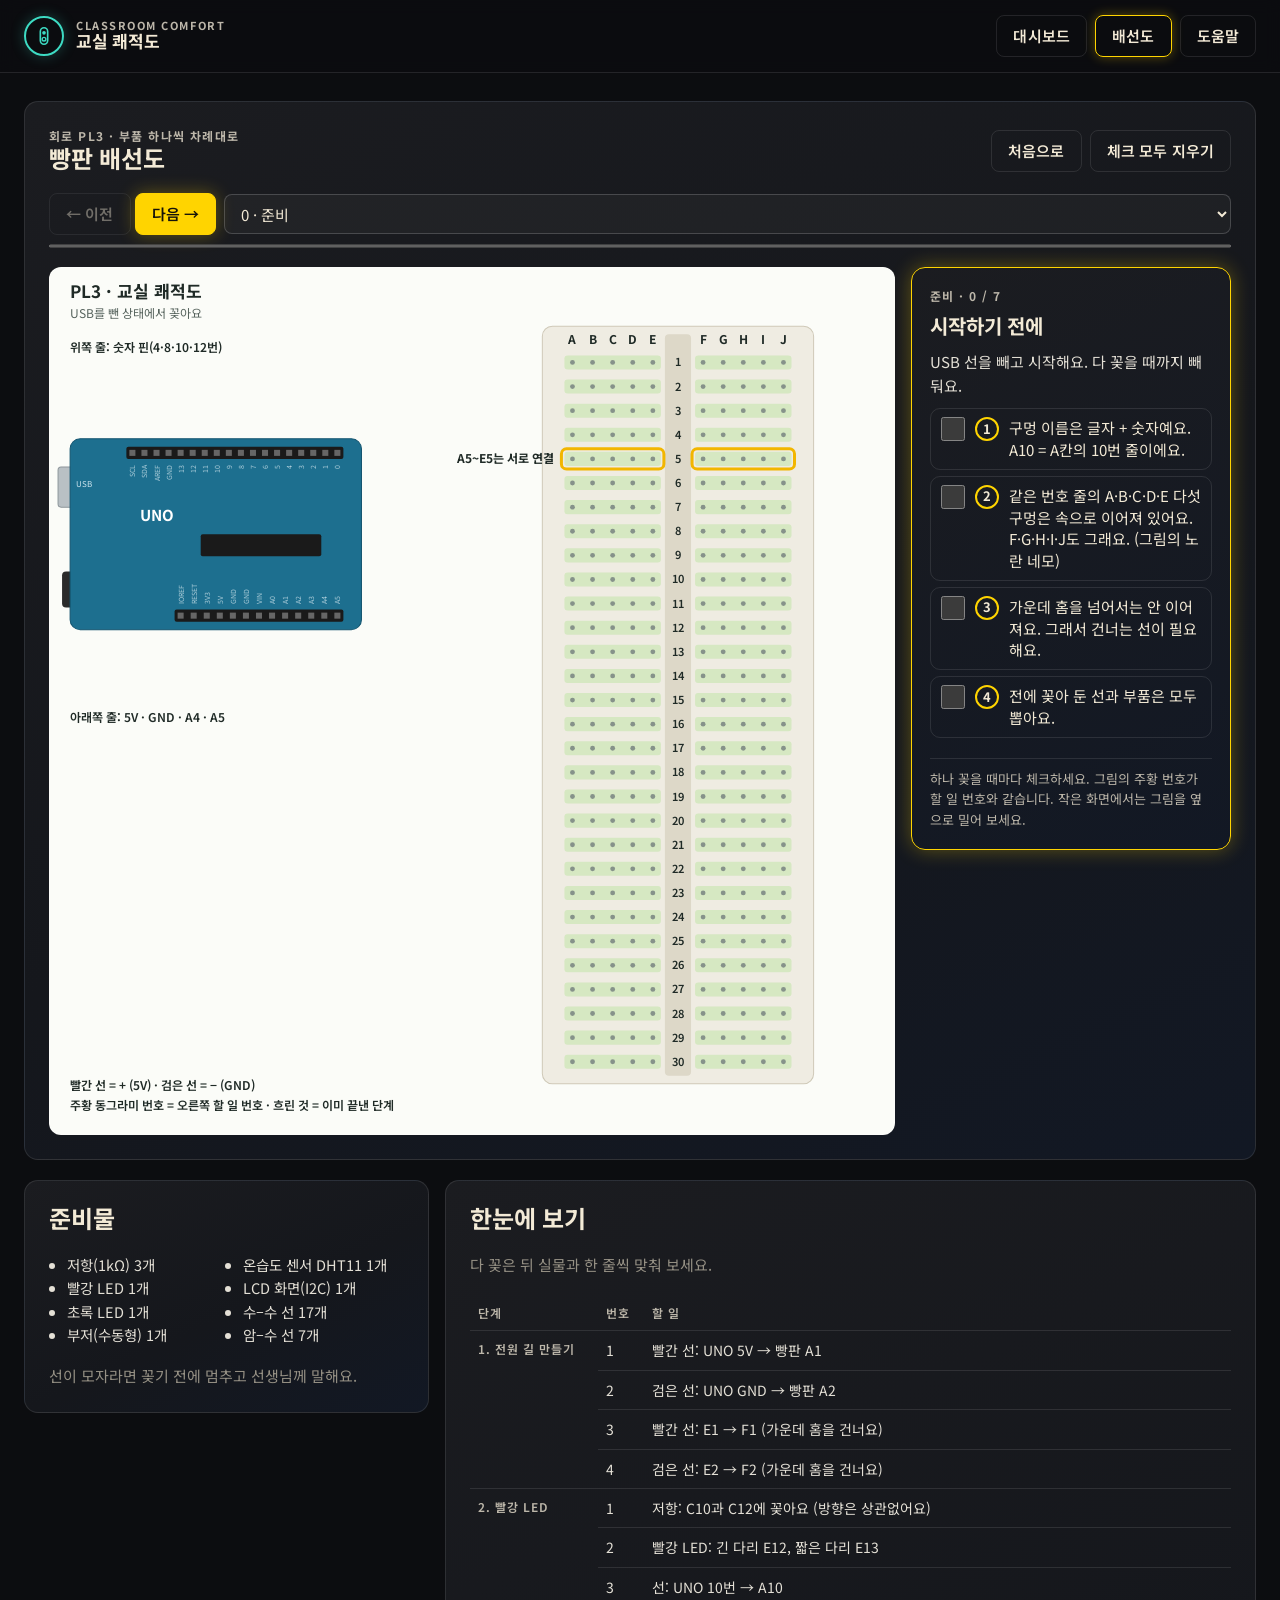
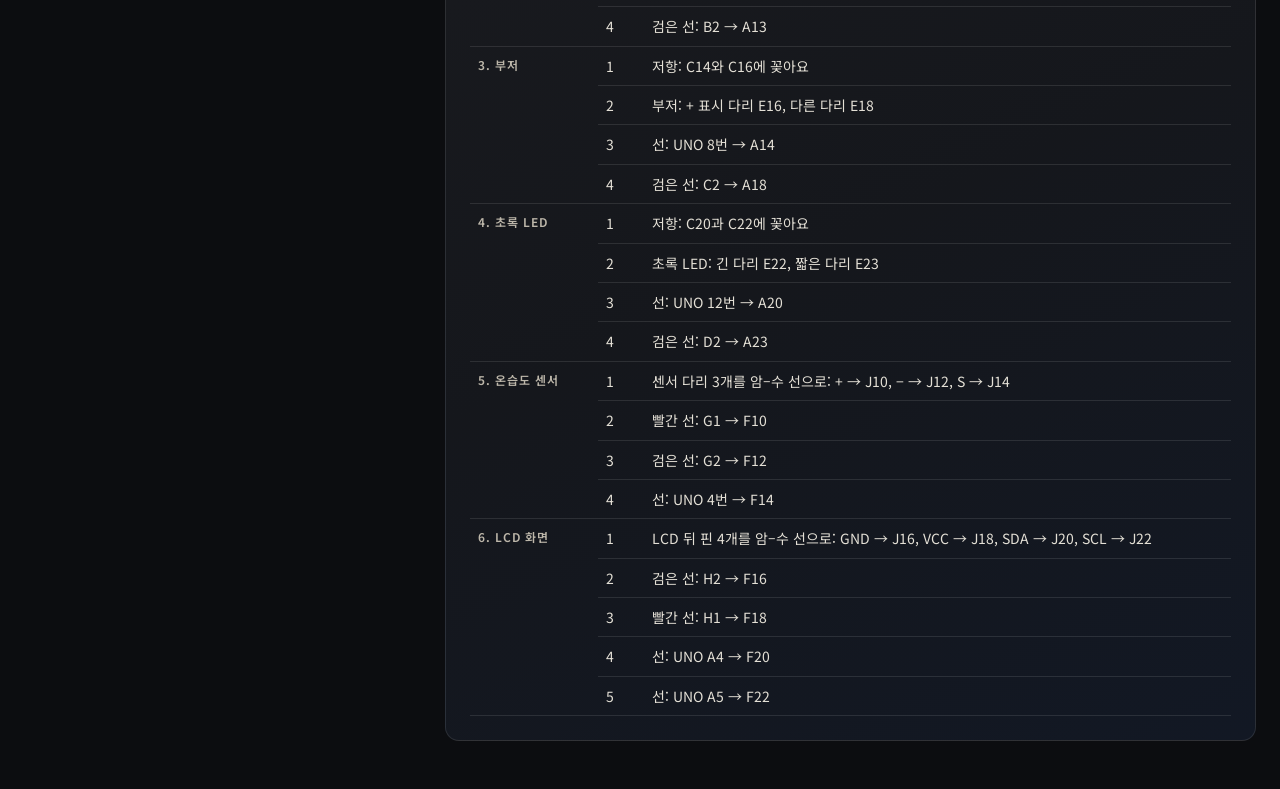
<file: dashboard/wiring.html>
<!doctype html>
<html lang="ko">
<head>
<meta charset="utf-8">
<meta name="viewport" content="width=device-width, initial-scale=1">
<title>배선도 · 교실 쾌적도</title>
<link rel="preconnect" href="https://fonts.googleapis.com">
<link rel="stylesheet" href="https://fonts.googleapis.com/css2?family=Space+Grotesk:wght@500;700&family=Noto+Sans+KR:wght@400;500;700&display=swap">
<link rel="stylesheet" href="styles.css">
<script>
  try { const t = localStorage.getItem('pl2-theme') || 'dark'; if (t === 'light' || t === 'dark') document.documentElement.dataset.theme = t; } catch (e) { document.documentElement.dataset.theme = 'dark'; }
</script>
</head>
<body>
<a class="skip" href="#main">본문으로 건너뛰기</a>

<header class="bar">
  <div class="bar-inner">
    <a class="brand" href="./" aria-label="교실 쾌적도 대시보드로">
      <span class="brand-mark" aria-hidden="true"><svg viewBox="0 0 24 24"><rect x="8" y="3" width="8" height="18" rx="4" fill="none" stroke="currentColor" stroke-width="1.8"/><circle cx="12" cy="8.5" r="2" fill="currentColor"/><circle cx="12" cy="15.5" r="2" fill="none" stroke="currentColor" stroke-width="1.5"/></svg></span>
      <span class="brand-text"><span class="brand-kicker">CLASSROOM COMFORT</span><span class="app-name">교실 쾌적도</span></span>
    </a>
    <nav class="bar-actions" aria-label="페이지">
      <a class="btn ghost" href="./">대시보드</a>
      <a class="btn ghost" href="wiring.html" aria-current="page">배선도</a>
      <a class="btn ghost" href="./#help">도움말</a>
    </nav>
  </div>
</header>

<main id="main" class="wiring-layout">
  <section class="panel" aria-labelledby="h-wiring">
    <div class="panel-head">
      <div>
        <p class="eyebrow">회로 PL3 · 부품 하나씩 차례대로</p>
        <h2 id="h-wiring">빵판 배선도</h2>
      </div>
      <div class="row">
        <button type="button" id="first-btn" class="btn ghost">처음으로</button>
        <button type="button" id="reset-btn" class="btn ghost">체크 모두 지우기</button>
      </div>
    </div>

    <div class="step-bar">
      <div class="step-nav">
        <button type="button" id="prev-btn" class="btn">← 이전</button>
        <button type="button" id="next-btn" class="btn primary">다음 →</button>
      </div>
      <label class="step-pick"><span class="sr-only">단계 이동</span>
        <select id="step-select"></select>
      </label>
      <progress id="progress" value="0" max="7" aria-label="진행"></progress>
    </div>

    <div class="wiring-body">
      <div id="wiring-sheet" class="sheet" tabindex="0" aria-label="배선도 그림. 초점이 있을 때 왼쪽·오른쪽 화살표로 단계를 옮깁니다."></div>
      <div class="step-card">
        <p id="step-kicker" class="eyebrow"></p>
        <h3 id="step-title" class="step-title"></h3>
        <p id="step-goal" class="step-goal"></p>
        <ol id="step-body" class="check-list" aria-label="할 일"></ol>
        <div id="step-tips"></div>
        <p id="step-live" class="sr-only" role="status" aria-live="polite"></p>
        <p class="note-sm">하나 꽂을 때마다 체크하세요. 그림의 주황 번호가 할 일 번호와 같습니다. 작은 화면에서는 그림을 옆으로 밀어 보세요.</p>
      </div>
    </div>
  </section>

  <div class="wiring-tables">
    <section class="panel" aria-labelledby="h-parts">
      <h2 id="h-parts">준비물</h2>
      <ul id="part-list" class="part-list"></ul>
      <p class="muted">선이 모자라면 꽂기 전에 멈추고 선생님께 말해요.</p>
    </section>

    <section class="panel" aria-labelledby="h-all">
      <h2 id="h-all">한눈에 보기</h2>
      <p class="muted">다 꽂은 뒤 실물과 한 줄씩 맞춰 보세요.</p>
      <div class="tbl-wrap">
        <table id="all-table">
          <thead><tr><th scope="col">단계</th><th scope="col">번호</th><th scope="col">할 일</th></tr></thead>
          <tbody></tbody>
        </table>
      </div>
    </section>
  </div>
</main>

<script src="wiring.js"></script>
</body>
</html>
</file>
<file: dashboard/styles.css>
/* Look: OpenDesign 소셜 대시보드 풍 — 거의 검정 바탕, 유리 같은 패널, 노랑 강조와 빛 번짐, 청록 브랜드 마크.
   Layout: 상단 바 · 헤드라인 띠 · 모드 카드 2개 · KPI 4개 · 분석 3열 · 제어/기록 2열. 960px 아래는 한 열. */
:root {
  --page: #0c0d10; --band: #111318; --ink: #f3ead6; --body-ink: #e4e0d6; --ink-2: #bdb7aa; --muted: #959084;
  --panel-a: #1b1c20; --panel-b: #15171c; --panel-c: #121824;
  --line: rgba(255,255,255,.10); --line-strong: rgba(255,255,255,.18); --grid: rgba(255,255,255,.06); --axis: rgba(255,255,255,.16);
  --field: rgba(255,255,255,.035);
  --accent: #ffd400; --accent-ink: #15130a; --glow: rgba(255,212,0,.32); --accent-soft: rgba(255,212,0,.10);
  --teal: #3ddbc3; --teal-line: rgba(61,219,195,.55);
  --danger: #ff6b5e; --danger-ink: #1a0b09; --err: #ff8a80;
  --good: #3fd17a; --critical: #ff6b5e;
  --series: #ffd400; --series-fill: rgba(255,212,0,.22);
  --lamp-red: #ff4b3e; --lamp-green: #2fd36b; --housing: #07080a;
  --banner: rgba(255,212,0,.10); --banner-ink: #ffe27a;
  --display: "Space Grotesk", "Noto Sans KR", "Malgun Gothic", system-ui, sans-serif;
  --font: "Noto Sans KR", system-ui, -apple-system, "Segoe UI", "Malgun Gothic", "Apple SD Gothic Neo", sans-serif;
  --mono: ui-monospace, Consolas, "D2Coding", monospace;
  --bar-h: 72px;
  color-scheme: dark;
}
@media (prefers-color-scheme: light) { :root:not([data-theme="dark"]) {
  --page: #f4f1e9; --band: #ece7db; --ink: #17150f; --body-ink: #2a2720; --ink-2: #4d483e; --muted: #67625a;
  --panel-a: #ffffff; --panel-b: #fcfaf5; --panel-c: #f6f8fb;
  --line: rgba(23,21,15,.12); --line-strong: rgba(23,21,15,.22); --grid: rgba(23,21,15,.07); --axis: rgba(23,21,15,.22);
  --field: #ffffff; --glow: rgba(214,170,0,.30); --accent-soft: rgba(255,212,0,.18);
  --teal: #0f8a78; --teal-line: rgba(15,138,120,.6);
  --danger: #a82a20; --danger-ink: #ffffff; --err: #b3261e; --critical: #c0362c; --good: #1c8a43;
  --series: #a17a00; --series-fill: rgba(214,170,0,.18);
  --banner: #fff3c2; --banner-ink: #5c4300; color-scheme: light; } }
:root[data-theme="light"] {
  --page: #f4f1e9; --band: #ece7db; --ink: #17150f; --body-ink: #2a2720; --ink-2: #4d483e; --muted: #67625a;
  --panel-a: #ffffff; --panel-b: #fcfaf5; --panel-c: #f6f8fb;
  --line: rgba(23,21,15,.12); --line-strong: rgba(23,21,15,.22); --grid: rgba(23,21,15,.07); --axis: rgba(23,21,15,.22);
  --field: #ffffff; --glow: rgba(214,170,0,.30); --accent-soft: rgba(255,212,0,.18);
  --teal: #0f8a78; --teal-line: rgba(15,138,120,.6);
  --danger: #a82a20; --danger-ink: #ffffff; --err: #b3261e; --critical: #c0362c; --good: #1c8a43;
  --series: #a17a00; --series-fill: rgba(214,170,0,.18);
  --banner: #fff3c2; --banner-ink: #5c4300; color-scheme: light; }

* { box-sizing: border-box; }
[hidden] { display: none !important; }
html { scroll-padding-top: calc(var(--bar-h) + 16px); } /* WCAG 2.4.11: 고정 헤더가 초점을 가리지 않게 */
body { margin: 0; background: var(--page); color: var(--body-ink); font: 15px/1.6 var(--font); }
h1, h2, h3 { margin: 0; line-height: 1.25; color: var(--ink); }
p { margin: 0; }
code { font-family: var(--mono); font-size: 13px; }
.muted { color: var(--muted); }
.sr-only { position: absolute !important; width: 1px; height: 1px; overflow: hidden; clip: rect(0 0 0 0); white-space: nowrap; }
.skip { position: absolute; left: 12px; top: -48px; background: var(--accent); color: var(--accent-ink); padding: 8px 14px; border-radius: 8px; z-index: 30; font-weight: 700; }
.skip:focus { top: 12px; }
:focus-visible { outline: 3px solid var(--accent); outline-offset: 2px; }
.wrap, .bar-inner, .hero, .help-inner { max-width: 1280px; margin-inline: auto; padding-inline: 24px; }

/* ---------- 상단 바 ---------- */
.bar { position: sticky; top: 0; z-index: 20; background: color-mix(in srgb, var(--page) 92%, transparent); backdrop-filter: blur(8px); border-bottom: 1px solid var(--line); }
.bar-inner { min-height: var(--bar-h); display: flex; flex-wrap: wrap; align-items: center; gap: 12px 24px; padding-block: 12px; }
.brand { display: flex; align-items: center; gap: 12px; color: inherit; text-decoration: none; }
.brand-mark { width: 40px; height: 40px; border-radius: 50%; border: 2px solid var(--teal); color: var(--teal); display: grid; place-items: center; box-shadow: 0 0 14px rgba(61,219,195,.25); }
.brand-mark svg { width: 22px; height: 22px; }
.brand-text { display: grid; line-height: 1.2; }
.brand-kicker { font-size: 11px; font-weight: 700; letter-spacing: .14em; color: var(--ink-2); }
.app-name { font-family: var(--display); font-size: 17px; font-weight: 700; color: var(--ink); }
.pills { border: 0; margin: 0; padding: 0; display: flex; gap: 8px; flex-wrap: wrap; }
.pills label { position: relative; }
.pills input { position: absolute; inset: 0; opacity: 0; margin: 0; cursor: pointer; }
.pills span { display: inline-flex; align-items: center; min-height: 36px; padding: 0 16px; border-radius: 999px; border: 1px solid var(--line-strong); font-weight: 600; font-size: 14px; color: var(--ink-2); }
.pills input:checked + span { border-color: var(--accent); color: var(--ink); box-shadow: 0 0 12px var(--glow); }
.pills input:focus-visible + span { outline: 3px solid var(--accent); outline-offset: 2px; }
.bar-actions { display: flex; flex-wrap: wrap; gap: 8px; align-items: center; margin-left: auto; }
.link-block { display: flex; align-items: center; gap: 10px; min-width: 0; }
.link-lines { display: grid; line-height: 1.3; min-width: 0; }
.link-title { font-family: var(--display); font-weight: 700; color: var(--ink); font-size: 14px; }
#link-text { font-size: 13px; color: var(--ink-2); }
.link-block .dot { width: 12px; height: 12px; border-radius: 50%; flex: none; background: var(--muted); }
.pill-ok .dot { background: var(--good); box-shadow: 0 0 10px var(--good); }
.pill-sim .dot { background: var(--accent); border-radius: 2px; transform: rotate(45deg); box-shadow: 0 0 10px var(--glow); }
.pill-bad .dot { background: var(--critical); border-radius: 2px; }
.pill-wait .dot { background: transparent; border: 2px solid var(--muted); }

.banner { max-width: 1232px; margin: 12px auto 0; padding: 10px 18px; background: var(--banner); color: var(--banner-ink); border: 1px solid var(--line); border-radius: 10px; font-weight: 500; width: calc(100% - 48px); }

/* ---------- 버튼과 입력 (WCAG 2.5.8: 최소 24px, 여기선 40px) ---------- */
.btn { font: inherit; font-weight: 600; min-height: 40px; padding: 8px 16px; border-radius: 8px; border: 1px solid var(--line-strong); background: transparent; color: var(--ink); cursor: pointer; display: inline-flex; align-items: center; justify-content: center; gap: 8px; text-decoration: none; letter-spacing: .01em; }
.btn:hover:not(:disabled) { border-color: var(--accent); }
.btn:disabled { opacity: .4; cursor: not-allowed; }
.btn.primary { background: var(--accent); color: var(--accent-ink); border-color: var(--accent); box-shadow: 0 0 18px var(--glow); }
.btn.outline { border-color: var(--teal-line); }
.btn.outline-danger { border-color: var(--danger); color: var(--danger); }
.btn.outline-danger:hover:not(:disabled) { background: var(--danger); color: var(--danger-ink); border-color: var(--danger); }
.btn.danger { background: var(--danger); color: var(--danger-ink); border-color: var(--danger); }
.btn.ghost { border-color: var(--line); }
.btn[aria-pressed="true"] { border-color: var(--accent); background: var(--accent-soft); }
.btn.icon { min-width: 40px; padding: 0; font-size: 18px; }
select, input[type="number"], input[type="text"] { font: inherit; color: var(--ink); background: var(--field); border: 1px solid var(--line-strong); border-radius: 8px; min-height: 40px; padding: 6px 12px; }
select option { background: var(--panel-b); color: var(--ink); }
input::placeholder { color: var(--muted); }
input[aria-invalid="true"] { border-color: var(--critical); border-width: 2px; }

/* ---------- 헤드라인 띠 ---------- */
main { display: grid; gap: 0; }
.hero { display: flex; flex-wrap: wrap; align-items: flex-start; justify-content: space-between; gap: 20px 32px; padding-block: 36px 32px; }
main > .hero { max-width: none; width: 100%; margin-inline: 0; background: var(--band); border-bottom: 1px solid var(--line); padding-inline: max(24px, calc((100vw - 1232px) / 2)); }
.hero-text { display: grid; gap: 12px; max-width: 880px; min-width: 0; }
.headline { font-family: var(--display); font-size: clamp(30px, 4.4vw, 50px); font-weight: 700; letter-spacing: -.015em; text-wrap: balance; text-shadow: 0 0 24px rgba(255,236,190,.08); }
.hero-sub { font-size: 15.5px; color: var(--body-ink); }
.hero-actions { display: flex; flex-wrap: wrap; gap: 10px; }

.wrap { display: grid; gap: 20px; padding-block: 28px 40px; }
.lock { background: var(--banner); color: var(--banner-ink); padding: 10px 16px; border-radius: 10px; font-weight: 500; border: 1px solid var(--line); }

/* ---------- 유리 패널 공통 ---------- */
.panel, .tile, .mode-card { background: linear-gradient(155deg, var(--panel-a) 0%, var(--panel-b) 55%, var(--panel-c) 100%); border: 1px solid var(--line); border-radius: 14px; min-width: 0; }
.panel { padding: 24px; display: grid; gap: 18px; align-content: start; }
.panel-title { font-family: var(--display); font-size: 20px; font-weight: 700; color: var(--ink); margin: 0; }
.title-sub { font-family: var(--font); font-weight: 500; font-size: 14px; color: var(--muted); }

/* ---------- 모드 카드 ---------- */
.mode-cards { border: 0; margin: 0; padding: 0; display: grid; grid-template-columns: repeat(2, minmax(0, 1fr)); gap: 16px; }
.mode-card { position: relative; display: flex; gap: 16px; align-items: center; padding: 22px 24px; cursor: pointer; }
.mode-card input { position: absolute; inset: 0; opacity: 0; margin: 0; cursor: pointer; }
.mode-icon { width: 36px; height: 36px; border-radius: 50%; border: 1px solid var(--line-strong); display: grid; place-items: center; font-family: var(--display); font-weight: 700; color: var(--ink-2); flex: none; }
.mode-text { display: grid; gap: 2px; }
.mode-text b { font-family: var(--display); font-size: 18px; color: var(--ink); }
.mode-text small { color: var(--ink-2); font-size: 14px; }
.mode-card:has(input:checked) { border-color: var(--accent); box-shadow: 0 0 22px var(--glow), inset 0 0 0 1px var(--accent); }
.mode-card:has(input:checked) .mode-icon { border-color: var(--accent); color: var(--accent); }
:root[data-theme="light"] .mode-card:has(input:checked) .mode-icon { color: var(--ink); background: var(--accent); }
.mode-card:has(input:focus-visible) { outline: 3px solid var(--accent); outline-offset: 3px; }
.mode-card:has(input:disabled) { opacity: .5; cursor: not-allowed; }

/* ---------- KPI 카드 ---------- */
.tiles { display: grid; grid-template-columns: repeat(4, minmax(0, 1fr)); gap: 16px; }
.tile { padding: 22px 24px; display: grid; gap: 10px; align-content: start; }
.tile-name { font-family: var(--font); font-size: 12px; font-weight: 700; letter-spacing: .12em; color: var(--ink-2); text-transform: uppercase; }
.tile-value { font-family: var(--display); font-size: 40px; font-weight: 700; line-height: 1.05; color: var(--ink); letter-spacing: -.02em; }
.tile-value .wait { font-size: 22px; color: var(--muted); letter-spacing: 0; }
.tile-note { font-size: 13px; color: var(--ink-2); }
.tile.stale .tile-value { color: var(--muted); }
.chip { display: inline-flex; align-items: center; gap: 7px; font-size: 14px; font-weight: 600; width: fit-content; color: var(--ink); }
.chip::before { content: ""; width: 10px; height: 10px; flex: none; }
.chip.ok::before { background: var(--good); border-radius: 50%; box-shadow: 0 0 8px var(--good); }
.chip.high::before { background: var(--critical); clip-path: polygon(50% 0, 100% 100%, 0 100%); width: 11px; }
.chip.low::before { background: var(--critical); clip-path: polygon(0 0, 100% 0, 50% 100%); width: 11px; }

/* ---------- 분석 3열 ---------- */
.row3 { display: grid; grid-template-columns: repeat(3, minmax(0, 1fr)); gap: 16px; }
.chart { margin: 0; }
.chart-box { position: relative; height: 230px; }
.chart-box svg { display: block; width: 100%; height: 100%; overflow: visible; }
.tip { position: absolute; pointer-events: none; background: var(--panel-a); color: var(--ink); border: 1px solid var(--line-strong); border-radius: 8px; padding: 4px 10px; font-size: 12.5px; white-space: nowrap; box-shadow: 0 4px 14px rgba(0,0,0,.35); transform: translate(-50%, -120%); }

.board { position: relative; }
.badge { justify-self: start; background: var(--accent); color: var(--accent-ink); font-size: 12.5px; font-weight: 700; letter-spacing: .06em; padding: 5px 14px; border-radius: 999px; box-shadow: 0 0 16px var(--glow); }
.badge.off { background: transparent; color: var(--ink-2); border: 1px solid var(--line-strong); box-shadow: none; }
.board-row { display: flex; gap: 18px; align-items: center; flex-wrap: wrap; }
.lamp { background: var(--housing); border: 1px solid rgba(255,255,255,.08); border-radius: 22px; padding: 12px; display: grid; gap: 12px; flex: none; }
.bulb { width: 40px; height: 40px; border-radius: 50%; opacity: .14; display: block; }
.bulb.red { background: var(--lamp-red); } .bulb.green { background: var(--lamp-green); }
.bulb.on { opacity: 1; }
.bulb.red.on { box-shadow: 0 0 22px 4px rgba(255,75,62,.65); } .bulb.green.on { box-shadow: 0 0 22px 4px rgba(47,211,107,.55); }
.bulb.blink { animation: blink 1s steps(1, end) infinite; }
@keyframes blink { 0%, 49% { opacity: 1; } 50%, 100% { opacity: .14; box-shadow: none; } }
@media (prefers-reduced-motion: reduce) { .bulb.blink { animation: none; outline: 3px dashed #ffffff; outline-offset: 3px; } }
.lcd { flex: 1 1 200px; min-width: 0; display: grid; gap: 2px; padding: 14px 16px; border-radius: 10px; background: #172a12; border: 1px solid rgba(255,212,0,.45); box-shadow: 0 0 26px rgba(255,212,0,.12), inset 0 0 24px rgba(0,0,0,.45); }
.lcd-line { font-family: var(--mono); font-size: clamp(13px, 1.25vw, 16px); color: #c9f79c; white-space: pre; letter-spacing: .06em; overflow: hidden; text-shadow: 0 0 6px rgba(201,247,156,.45); }
.board-note { font-size: 13px; color: var(--ink-2); }

/* ---------- 제어 / 기록 ---------- */
.row2 { display: grid; grid-template-columns: minmax(0, 1.35fr) minmax(0, 1fr); gap: 16px; align-items: start; }
.group { border: 0; margin: 0; padding: 0 0 18px; display: grid; gap: 10px; border-bottom: 1px solid var(--line); }
.group:last-child { border-bottom: 0; padding-bottom: 0; }
.group fieldset { border: 0; margin: 0; padding: 0; display: grid; gap: 10px; min-width: 0; }
legend { font-family: var(--display); font-size: 16px; font-weight: 700; color: var(--ink); padding: 0; margin-bottom: 2px; }
.hint { font-size: 13.5px; color: var(--ink-2); }
.row { display: flex; flex-wrap: wrap; gap: 8px; }
.sig-buttons { display: grid; grid-template-columns: repeat(3, minmax(0, 1fr)); gap: 8px; }
.sig.current { border-color: var(--accent); background: var(--accent-soft); box-shadow: 0 0 12px var(--glow); }
.sw { width: 14px; height: 14px; border-radius: 50%; flex: none; }
.sw-red { background: var(--lamp-red); } .sw-green { background: var(--lamp-green); } .sw-off { background: transparent; border: 2px solid var(--muted); }
.field-grid { display: grid; grid-template-columns: repeat(2, minmax(0, 1fr)); gap: 12px 16px; }
.field { display: grid; gap: 4px; min-width: 0; }
.field label { font-size: 14px; font-weight: 600; color: var(--ink); }
.stepper { display: grid; grid-template-columns: 40px minmax(0, 1fr) 40px; gap: 4px; }
.stepper input { width: 100%; text-align: center; font-variant-numeric: tabular-nums; }
.err { color: var(--err); font-size: 13px; font-weight: 600; }
.err:empty { display: none; }
.ask { display: grid; grid-template-columns: minmax(0, 1fr) auto; gap: 8px; }
.ask input { width: 100%; min-height: 48px; font-family: var(--mono); font-size: 15px; }
.ask .btn { min-height: 48px; }

.log { list-style: none; margin: 0; padding: 0; display: grid; max-height: 420px; overflow-y: auto; }
.log li { display: grid; grid-template-columns: auto minmax(0, 1fr); gap: 2px 12px; padding: 12px 0; border-bottom: 1px solid var(--line); font-size: 14px; }
.log li:last-child { border-bottom: 0; }
.log li.muted { display: block; }
.log .t { grid-row: span 2; align-self: start; font-family: var(--mono); font-size: 12px; color: var(--ink-2); border: 1px solid var(--line-strong); border-radius: 999px; padding: 2px 8px; }
.log .c { color: var(--ink); font-weight: 600; }
.log .r { grid-column: 2; font-size: 13.5px; }
.log .r.ok { color: var(--ink-2); } .log .r.bad { color: var(--err); } .log .r.unk { color: var(--banner-ink); }
.table-view summary { cursor: pointer; font-weight: 600; min-height: 32px; display: flex; align-items: center; color: var(--ink); }
.tbl-wrap { overflow-x: auto; }
table { width: 100%; border-collapse: collapse; font-size: 14px; font-variant-numeric: tabular-nums; }
th, td { text-align: left; padding: 8px; border-bottom: 1px solid var(--line); }
th { color: var(--ink-2); font-weight: 600; font-size: 12px; letter-spacing: .08em; }

/* ---------- 도움말 ---------- */
.help { border-top: 1px solid var(--line); background: var(--band); }
.help-inner { padding-block: 32px 48px; display: grid; gap: 18px; }
.help-grid { display: grid; grid-template-columns: repeat(auto-fit, minmax(260px, 1fr)); gap: 24px; }
.help h3 { font-family: var(--display); font-size: 16px; margin-bottom: 8px; }
.help ul { margin: 0; padding-left: 18px; display: grid; gap: 8px; font-size: 14px; max-width: 60ch; }

/* ---------- 좁은 화면 ---------- */
@media (max-width: 1100px) { .row3 { grid-template-columns: repeat(2, minmax(0, 1fr)); } .row3 .board { grid-column: 1 / -1; } .tiles { grid-template-columns: repeat(2, minmax(0, 1fr)); } }
@media (max-width: 960px) { .row2 { grid-template-columns: minmax(0, 1fr); } .link-block { width: 100%; } }
@media (max-width: 640px) {
  .wrap, .bar-inner, .help-inner { padding-inline: 16px; }
  main > .hero { padding-inline: 16px; }
  .row3, .mode-cards, .field-grid { grid-template-columns: minmax(0, 1fr); }
  .tiles { grid-template-columns: repeat(2, minmax(0, 1fr)); gap: 10px; }
  .tile { padding: 16px; } .tile-value { font-size: 30px; }
  .bar-actions { margin-left: 0; }
  .banner { width: calc(100% - 32px); }
}

/* ---------- 배선도 페이지 ---------- */
.wiring-layout { max-width: 1280px; margin: 0 auto; padding: 28px 24px 48px; display: grid; gap: 20px; }
.eyebrow { font-size: 12px; font-weight: 700; letter-spacing: .12em; color: var(--ink-2); }
.panel-head { display: flex; flex-wrap: wrap; align-items: center; justify-content: space-between; gap: 12px; }
.wiring-layout h2 { font-family: var(--display); font-size: 24px; }
.step-bar { display: flex; flex-wrap: wrap; align-items: center; gap: 8px; }
.step-nav { display: flex; gap: 4px; flex: none; }
.step-pick { flex: 1 1 260px; display: flex; }
.step-pick select { flex: 1; min-width: 0; }
.step-bar progress { flex: 1 1 100%; height: 6px; accent-color: var(--accent); }
.wiring-body { display: grid; grid-template-columns: minmax(0, 1fr) 320px; gap: 16px; align-items: start; }
@media (max-width: 1100px) { .wiring-body { grid-template-columns: minmax(0, 1fr); } }
.sheet { overflow-x: auto; border: 1px solid var(--line); border-radius: 12px; background: #fbfcf8; }
.sheet svg { display: block; min-width: 820px; width: 100%; height: auto; }
.step-card { border: 1px solid var(--accent); box-shadow: 0 0 20px var(--glow); border-radius: 14px; padding: 18px; display: grid; gap: 10px; background: linear-gradient(155deg, var(--panel-a), var(--panel-c)); }
.step-title { font-family: var(--display); font-size: 20px; text-wrap: balance; }
.step-body { margin: 0; padding-left: 18px; display: grid; gap: 6px; font-size: 14.5px; }
.note-sm { font-size: 13px; color: var(--ink-2); border-top: 1px solid var(--line); padding-top: 10px; }
.wiring-tables { display: grid; grid-template-columns: repeat(auto-fit, minmax(320px, 1fr)); gap: 16px; align-items: start; }
.part-list { margin: 0; padding-left: 18px; columns: 2; font-size: 14.5px; }
.step-goal { font-size: 15px; color: var(--body-ink); }
.check-list { margin: 0; padding: 0; list-style: none; display: grid; gap: 6px; }
.check { display: flex; align-items: flex-start; gap: 10px; min-height: 40px; padding: 8px 10px; border: 1px solid var(--line); border-radius: 10px; cursor: pointer; font-size: 15px; line-height: 1.45; color: var(--ink); }
.check input { width: 24px; height: 24px; flex: none; margin: 0; accent-color: var(--accent); }
.check .num { flex: none; width: 24px; height: 24px; border-radius: 50%; border: 2px solid var(--accent); display: grid; place-items: center; font-size: 13px; font-weight: 700; }
.check:has(input:checked) { background: var(--accent-soft); border-color: var(--accent); }
.step-tip { margin: 0; padding: 10px 12px; border-radius: 10px; background: var(--banner); color: var(--banner-ink); font-size: 14px; }
.step-tip + .step-tip { margin-top: 6px; }
.wiring-tables { grid-template-columns: minmax(260px, 1fr) minmax(320px, 2fr); }
@media (max-width: 760px) { .wiring-tables { grid-template-columns: minmax(0, 1fr); } }
#all-table tr.current td, #all-table tr.current th { background: var(--accent-soft); color: var(--ink); font-weight: 600; }
#all-table tbody th { text-align: left; vertical-align: top; white-space: nowrap; }
.bar-actions a[aria-current="page"] { border-color: var(--accent); box-shadow: 0 0 12px var(--glow); }

@media (prefers-reduced-motion: reduce) { * { transition: none !important; } }
@media (forced-colors: active) { .bulb.on { outline: 3px solid CanvasText; } .chip::before { forced-color-adjust: none; } .mode-card:has(input:checked) { outline: 3px solid Highlight; } }
</file>
